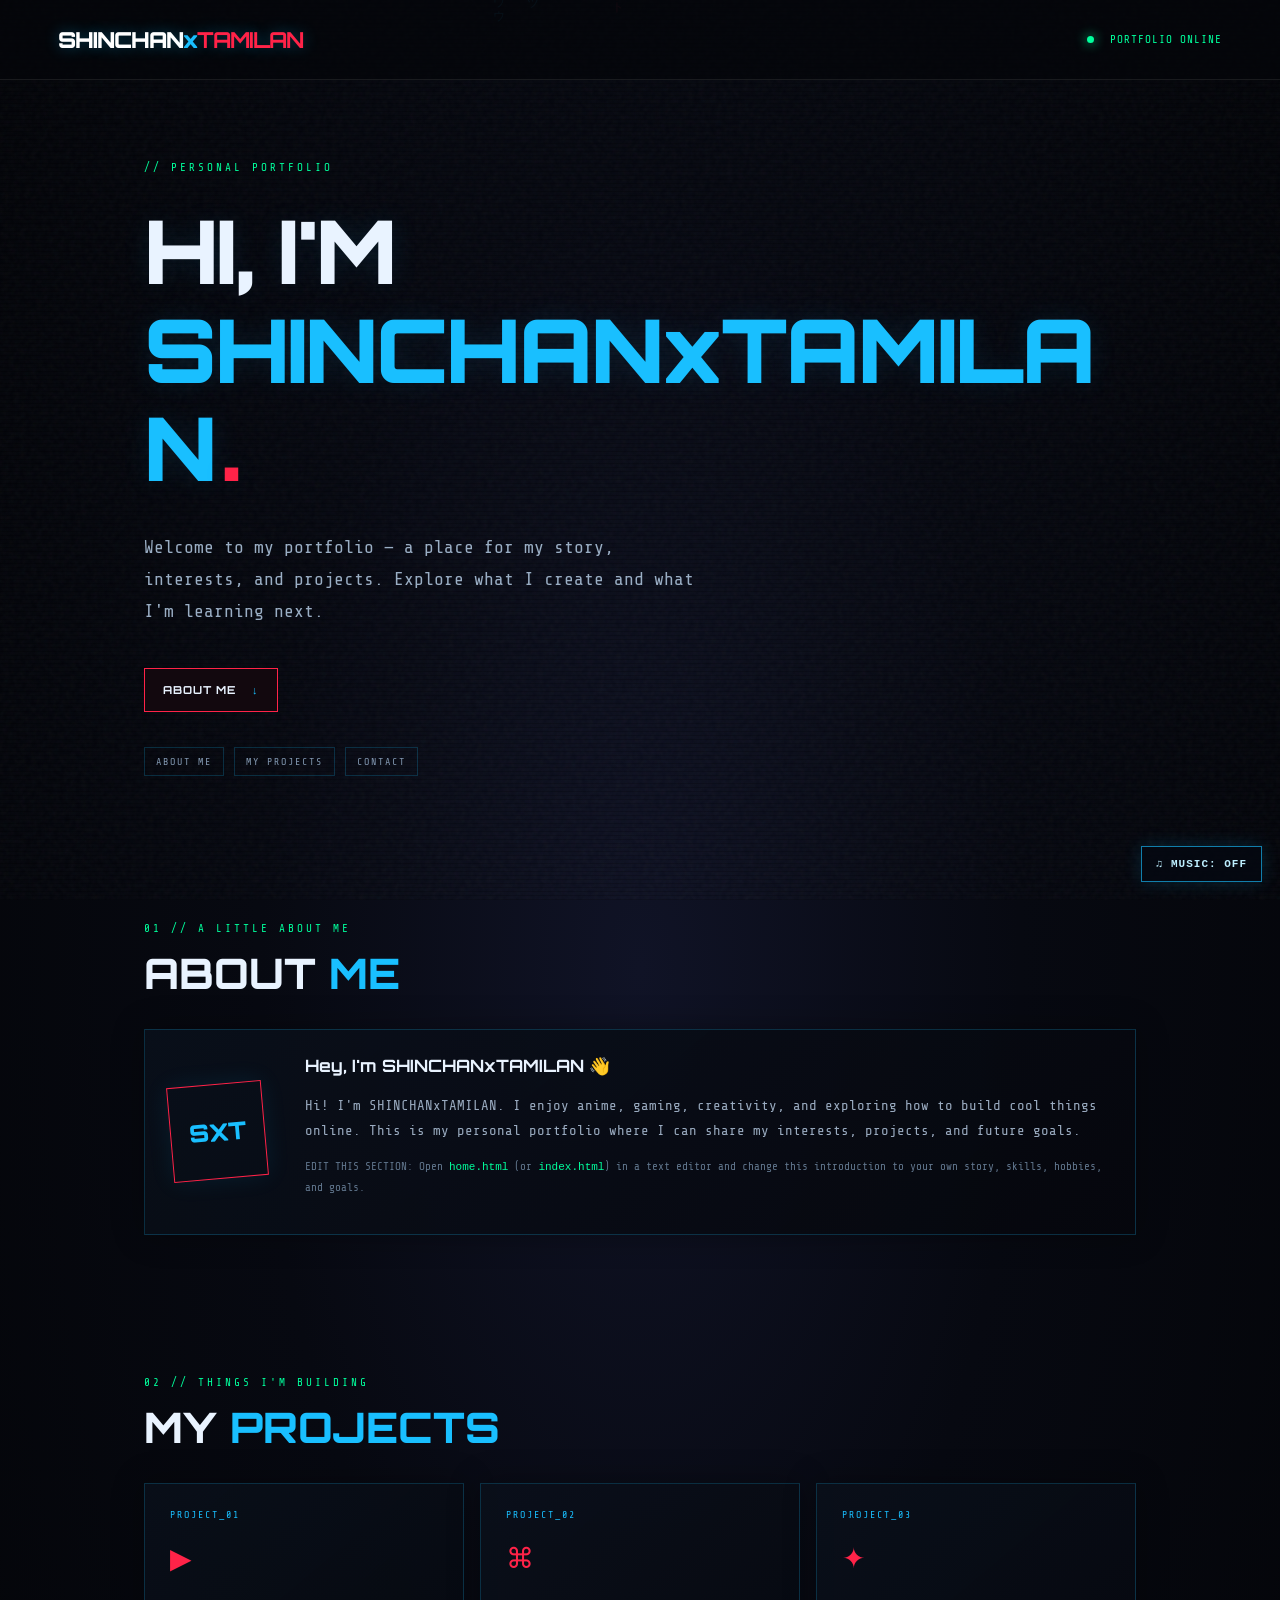
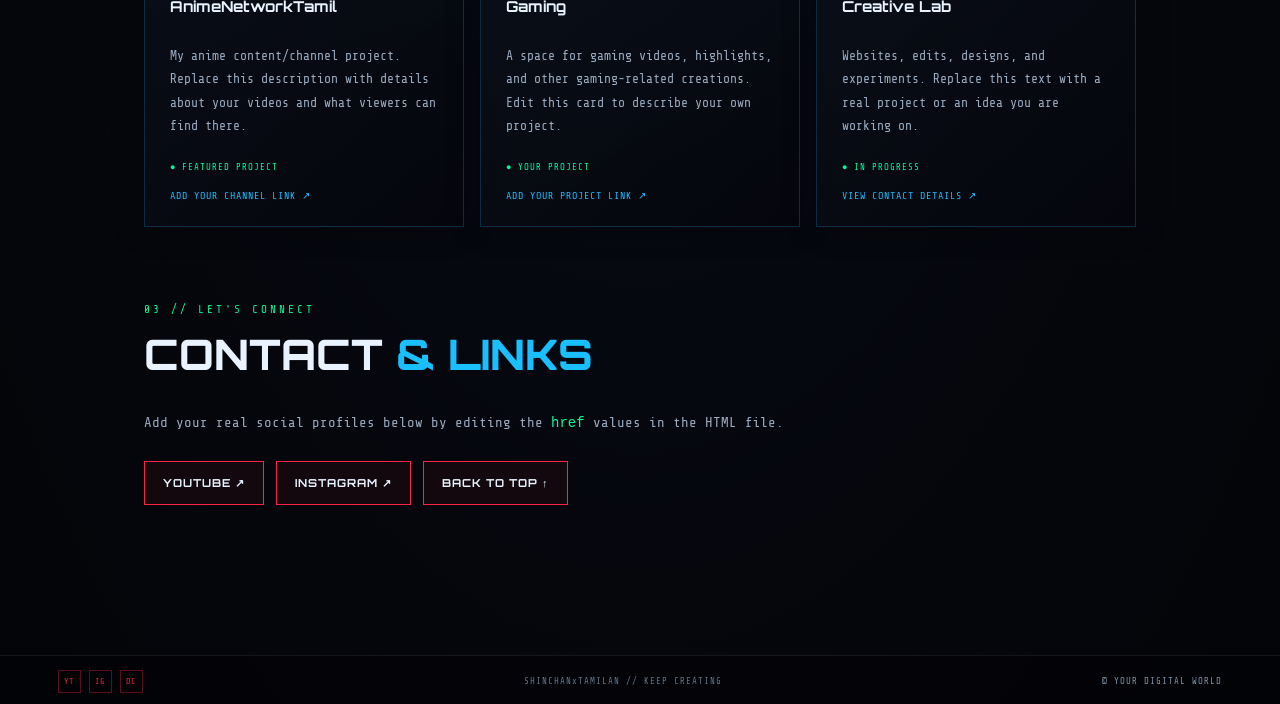
<file: index.html>
<!doctype html>
<html lang="en">
<head>
  <meta charset="utf-8"><meta name="viewport" content="width=device-width, initial-scale=1">
  <meta name="theme-color" content="#05060a">
  <meta name="description" content="SHINCHANxTAMILAN personal portfolio, about me and projects.">
  <title>SHINCHANxTAMILAN // PORTFOLIO</title>
  <link rel="stylesheet" href="style.css">
</head>
<body class="home-page">
  <canvas id="matrix" aria-hidden="true"></canvas><div class="noise"></div><div class="scanlines"></div>
  <header class="top"><a class="logo" href="#top">SHINCHAN<span>x</span><b>TAMILAN</b></a><div class="top-status"><i></i> PORTFOLIO ONLINE</div></header>
  <main class="portfolio" id="top">
    <section class="hero-section">
      <p class="home-eyebrow">// PERSONAL PORTFOLIO</p>
      <h1>HI, I'M<br><span>SHINCHANxTAMILAN</span><i>.</i></h1>
      <p class="home-intro">Welcome to my portfolio — a place for my story, interests, and projects. Explore what I create and what I'm learning next.</p>
      <a class="jump-button" href="#about">ABOUT ME <span>↓</span></a>
      <div class="hero-tags"><span>ABOUT ME</span><span>MY PROJECTS</span><span>CONTACT</span></div>
    </section>
    <section id="about" class="content-section">
      <p class="section-kicker">01 // A LITTLE ABOUT ME</p><h2>ABOUT <span>ME</span></h2>
      <div class="info-card"><div class="card-mark">SXT</div><div>
        <h3>Hey, I'm SHINCHANxTAMILAN 👋</h3>
        <!-- EDIT YOUR ABOUT ME: Replace the paragraph below with your own introduction. -->
        <p>Hi! I'm SHINCHANxTAMILAN. I enjoy anime, gaming, creativity, and exploring how to build cool things online. This is my personal portfolio where I can share my interests, projects, and future goals.</p>
        <!-- You can edit the heading and paragraph directly in home.html or index.html using any text/code editor. -->
        <p class="edit-hint">EDIT THIS SECTION: Open <code>home.html</code> (or <code>index.html</code>) in a text editor and change this introduction to your own story, skills, hobbies, and goals.</p>
      </div></div>
    </section>
    <section id="projects" class="content-section">
      <p class="section-kicker">02 // THINGS I'M BUILDING</p><h2>MY <span>PROJECTS</span></h2>
      <div class="project-grid">
        <article class="project-card"><span class="project-number">PROJECT_01</span><div class="project-icon">▶</div><h3>AnimeNetworkTamil</h3><p>My anime content/channel project. Replace this description with details about your videos and what viewers can find there.</p><span class="project-status">● FEATURED PROJECT</span><a href="#contact" class="project-link">ADD YOUR CHANNEL LINK ↗</a></article>
        <article class="project-card"><span class="project-number">PROJECT_02</span><div class="project-icon">⌘</div><h3>Gaming</h3><p>A space for gaming videos, highlights, and other gaming-related creations. Edit this card to describe your own project.</p><span class="project-status">● YOUR PROJECT</span><a href="#contact" class="project-link">ADD YOUR PROJECT LINK ↗</a></article>
        <article class="project-card"><span class="project-number">PROJECT_03</span><div class="project-icon">✦</div><h3>Creative Lab</h3><p>Websites, edits, designs, and experiments. Replace this text with a real project or an idea you are working on.</p><span class="project-status">● IN PROGRESS</span><a href="#contact" class="project-link">VIEW CONTACT DETAILS ↗</a></article>
      </div>
      
    <section id="contact" class="content-section socials-section"><p class="section-kicker">03 // LET'S CONNECT</p><h2>CONTACT <span>& LINKS</span></h2><p>Add your real social profiles below by editing the <code>href</code> values in the HTML file.</p><div class="social-buttons"><a href="https://youtube.com" target="_blank" rel="noreferrer">YOUTUBE ↗</a><a href="https://instagram.com" target="_blank" rel="noreferrer">INSTAGRAM ↗</a><a href="#top">BACK TO TOP ↑</a></div></section>
  </main>
  <footer><div class="socials"><span>YT</span><span>IG</span><span>DC</span></div><div class="footer-center">SHINCHANxTAMILAN // KEEP CREATING</div><div class="footer-right">© YOUR DIGITAL WORLD</div></footer>
  <button class="music-toggle" id="musicToggle" type="button" aria-pressed="false">♫ MUSIC: OFF</button>
  <script src="script.js"></script>
</body></html>
</file>
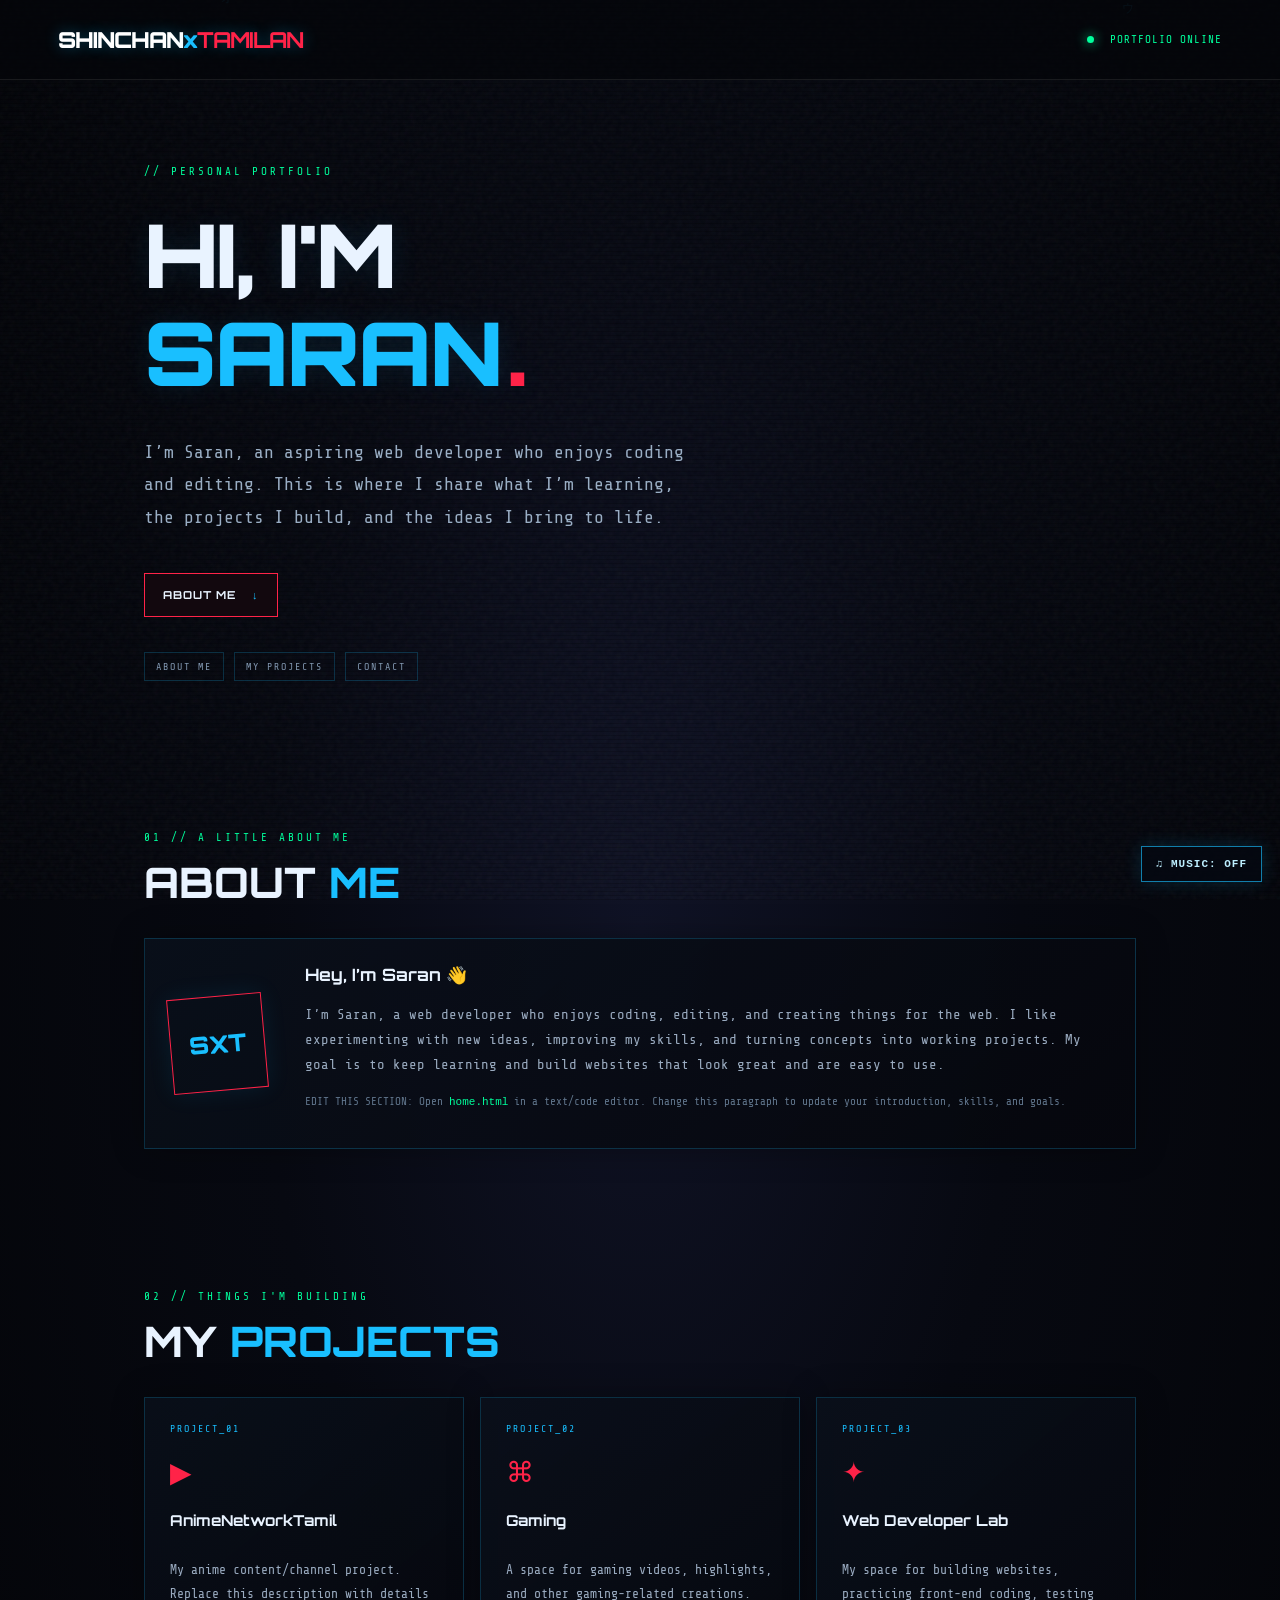
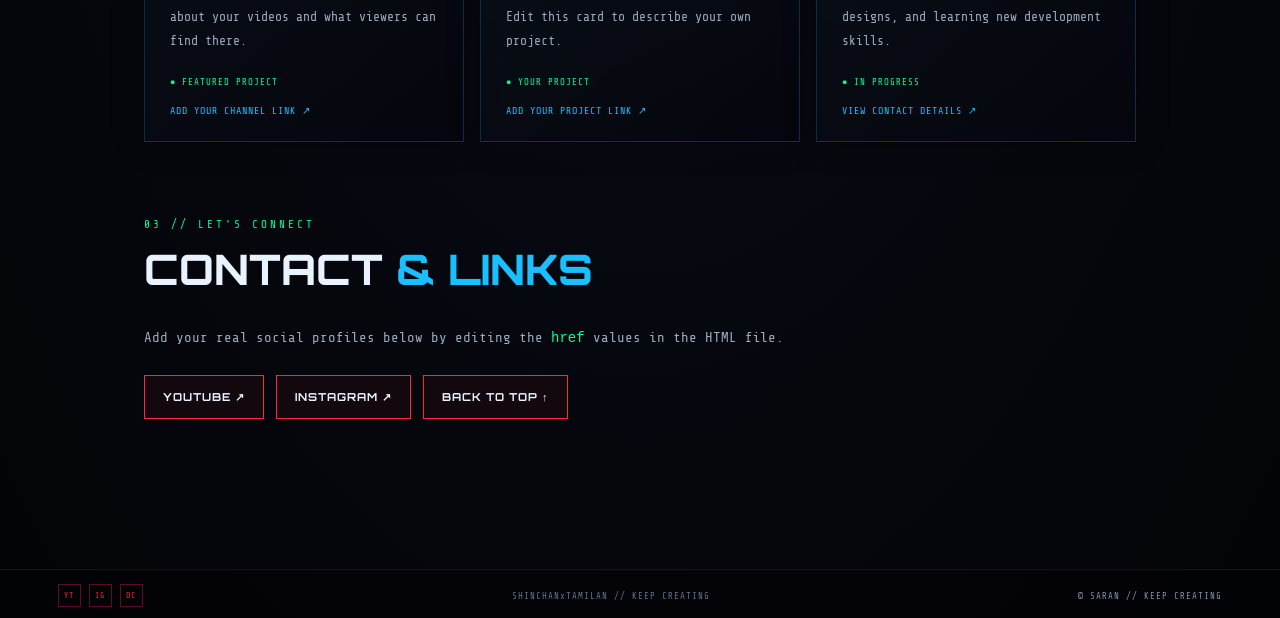
<file: home.html>
<!doctype html>
<html lang="en">
<head>
  <meta charset="utf-8"><meta name="viewport" content="width=device-width, initial-scale=1">
  <meta name="theme-color" content="#05060a">
  <meta name="description" content="SHINCHANxTAMILAN personal portfolio, about me and projects.">
  <title>SHINCHANxTAMILAN // PORTFOLIO</title>
  <link rel="stylesheet" href="style.css">
</head>
<body class="home-page">
  <canvas id="matrix" aria-hidden="true"></canvas><div class="noise"></div><div class="scanlines"></div>
  <header class="top"><a class="logo" href="#top">SHINCHAN<span>x</span><b>TAMILAN</b></a><div class="top-status"><i></i> PORTFOLIO ONLINE</div></header>
  <main class="portfolio" id="top">
    <section class="hero-section">
      <p class="home-eyebrow">// PERSONAL PORTFOLIO</p>
      <h1>HI, I'M<br><span>SARAN</span><i>.</i></h1>
      <p class="home-intro">I’m Saran, an aspiring web developer who enjoys coding and editing. This is where I share what I’m learning, the projects I build, and the ideas I bring to life.</p>
      <a class="jump-button" href="#about">ABOUT ME <span>↓</span></a>
      <div class="hero-tags"><span>ABOUT ME</span><span>MY PROJECTS</span><span>CONTACT</span></div>
    </section>
    <section id="about" class="content-section">
      <p class="section-kicker">01 // A LITTLE ABOUT ME</p><h2>ABOUT <span>ME</span></h2>
      <div class="info-card"><div class="card-mark">SXT</div><div>
        <h3>Hey, I’m Saran 👋</h3>
        <!-- EDIT YOUR ABOUT ME: Update the heading and paragraph below whenever you want. -->
        <p>I’m Saran, a web developer who enjoys coding, editing, and creating things for the web. I like experimenting with new ideas, improving my skills, and turning concepts into working projects. My goal is to keep learning and build websites that look great and are easy to use.</p>
        <p class="edit-hint">EDIT THIS SECTION: Open <code>home.html</code> in a text/code editor. Change this paragraph to update your introduction, skills, and goals.</p>
      </div></div>
    </section>
    <section id="projects" class="content-section">
      <p class="section-kicker">02 // THINGS I'M BUILDING</p><h2>MY <span>PROJECTS</span></h2>
      <div class="project-grid">
        <article class="project-card"><span class="project-number">PROJECT_01</span><div class="project-icon">▶</div><h3>AnimeNetworkTamil</h3><p>My anime content/channel project. Replace this description with details about your videos and what viewers can find there.</p><span class="project-status">● FEATURED PROJECT</span><a href="#contact" class="project-link">ADD YOUR CHANNEL LINK ↗</a></article>
        <article class="project-card"><span class="project-number">PROJECT_02</span><div class="project-icon">⌘</div><h3>Gaming</h3><p>A space for gaming videos, highlights, and other gaming-related creations. Edit this card to describe your own project.</p><span class="project-status">● YOUR PROJECT</span><a href="#contact" class="project-link">ADD YOUR PROJECT LINK ↗</a></article>
        <article class="project-card"><span class="project-number">PROJECT_03</span><div class="project-icon">✦</div><h3>Web Developer Lab</h3><p>My space for building websites, practicing front-end coding, testing designs, and learning new development skills.</p><span class="project-status">● IN PROGRESS</span><a href="#contact" class="project-link">VIEW CONTACT DETAILS ↗</a></article>
      </div>
      
    <section id="contact" class="content-section socials-section"><p class="section-kicker">03 // LET'S CONNECT</p><h2>CONTACT <span>& LINKS</span></h2><p>Add your real social profiles below by editing the <code>href</code> values in the HTML file.</p><div class="social-buttons"><a href="https://youtube.com" target="_blank" rel="noreferrer">YOUTUBE ↗</a><a href="https://instagram.com" target="_blank" rel="noreferrer">INSTAGRAM ↗</a><a href="#top">BACK TO TOP ↑</a></div></section>
  </main>
  <footer><div class="socials"><span>YT</span><span>IG</span><span>DC</span></div><div class="footer-center">SHINCHANxTAMILAN // KEEP CREATING</div><div class="footer-right">© SARAN // KEEP CREATING</div></footer>
  <button class="music-toggle" id="musicToggle" type="button" aria-pressed="false">♫ MUSIC: OFF</button>
  <script src="script.js"></script>
</body></html>
</file>
<file: style.css>
@import url('https://fonts.googleapis.com/css2?family=Share+Tech+Mono&family=Orbitron:wght@400;500;600;700;800;900&display=swap');
:root{--bg:#05060a;--red:#ff2348;--blue:#19bfff;--green:#00ff9c;--white:#e9f3ff;--muted:#718096;--mono:'Share Tech Mono',monospace;--head:'Orbitron',sans-serif}
*{box-sizing:border-box}html,body{margin:0;min-height:100%;background:var(--bg);color:var(--white)}body{min-height:100vh;font-family:var(--mono);overflow-x:hidden;position:relative;background:radial-gradient(ellipse at 50% 42%,#101326 0,#070911 42%,#030407 100%)}
#matrix{position:fixed;inset:0;width:100%;height:100%;opacity:.2;z-index:0;pointer-events:none}.noise{position:fixed;inset:0;z-index:1;opacity:.05;pointer-events:none;background-image:url("data:image/svg+xml,%3Csvg viewBox='0 0 180 180' xmlns='http://www.w3.org/2000/svg'%3E%3Cfilter id='n'%3E%3CfeTurbulence type='fractalNoise' baseFrequency='.9' numOctaves='3' stitchTiles='stitch'/%3E%3C/filter%3E%3Crect width='100%25' height='100%25' filter='url(%23n)' opacity='.8'/%3E%3C/svg%3E")}.scanlines{position:fixed;inset:0;z-index:2;pointer-events:none;background:repeating-linear-gradient(to bottom,transparent 0 3px,#0005 4px)}
.top,main,footer{position:relative;z-index:3}.top{height:80px;padding:0 4.5%;display:flex;align-items:center;justify-content:space-between;border-bottom:1px solid #ffffff15;background:#05060ab8}.logo{font:900 clamp(15px,2vw,22px) var(--head);letter-spacing:-1px;color:white;text-decoration:none;text-shadow:0 0 15px #19bfff55}.logo span{color:var(--blue)}.logo b{color:var(--red)}.top-status{font-size:11px;color:var(--green);letter-spacing:1px}.top-status i,.status-dot{display:inline-block;width:7px;height:7px;border-radius:50%;background:var(--green);box-shadow:0 0 12px var(--green);margin-right:9px}.top-status span{color:var(--muted);margin-left:18px}
.layout{min-height:calc(100vh - 132px);padding:35px 4.5%;display:grid;grid-template-columns:minmax(190px,.75fr) minmax(420px,1.8fr) minmax(190px,.75fr);gap:26px;align-items:center;max-width:1700px;margin:auto}.panel{background:linear-gradient(145deg,#080b13dc,#05060ac9);border:1px solid #19bfff30;box-shadow:0 0 30px #0008,inset 0 0 30px #19bfff05;min-width:0}.panel-title{display:flex;justify-content:space-between;align-items:center;padding:13px 14px;border-bottom:1px solid #ffffff12;font-size:10px;color:#7d93aa;letter-spacing:1px}.panel-title b{font-size:8px;color:var(--red);letter-spacing:3px}.terminal{align-self:center;min-height:330px}.terminal-lines{padding:17px 14px;min-height:225px;font-size:12px;line-height:1.9;color:#9fb0c4}.terminal-lines .good{color:var(--green)}.terminal-lines .red{color:var(--red)}.terminal-lines .blue{color:var(--blue)}.terminal-bottom{border-top:1px solid #ffffff10;padding:12px 14px;font-size:9px;color:#667b91}.blink{animation:blink 1s steps(2,start) infinite}@keyframes blink{to{visibility:hidden}}
.center{text-align:center;min-width:0;padding:10px 0}.eyebrow{display:flex;align-items:center;justify-content:center;gap:13px;color:#8fa4bd;font-size:10px;letter-spacing:3px}.line{height:1px;width:45px;background:linear-gradient(90deg,transparent,var(--red))}.line:last-child{background:linear-gradient(90deg,var(--blue),transparent)}
.sigil{height:230px;width:230px;margin:14px auto 5px;position:relative;display:grid;place-items:center}.sigil:before{content:"";position:absolute;inset:25px;border-radius:50%;background:radial-gradient(circle,#ff23481c,transparent 65%);filter:blur(10px)}.ring{position:absolute;border-radius:50%;border:1px solid #ff23486b;inset:22px;box-shadow:0 0 18px #ff23481b,inset 0 0 18px #ff234812}.ring-a{border-right-color:var(--blue);border-bottom-color:transparent;animation:spin 13s linear infinite}.ring-b{inset:5px;border-color:#19bfff55;border-left-color:var(--red);border-top-color:transparent;animation:spin 9s linear infinite reverse}.sigil-core{width:125px;height:125px;border:1px solid #ffffff65;transform:rotate(45deg);display:flex;align-items:center;justify-content:center;gap:3px;background:linear-gradient(145deg,#0e1422dd,#080910ee);box-shadow:0 0 30px #19bfff28,inset 0 0 20px #ff23481a;font:900 42px var(--head)}.sigil-core>*{transform:rotate(-45deg)}.sigil-core span{color:var(--blue)}.sigil-core i{font-size:19px;font-style:normal;color:var(--red)}.sigil-core b{color:#fff}.crosshair{position:absolute;background:#ffffff1e}.crosshair-a{height:1px;width:100%;top:50%}.crosshair-b{width:1px;height:100%;left:50%}.orbit-word{position:absolute;font-size:8px;letter-spacing:2px;color:#8ca2bb;background:var(--bg);padding:3px 6px}.orbit-word-a{top:18px;left:50%;transform:translateX(-50%)}.orbit-word-b{bottom:15px;left:50%;transform:translateX(-50%)}@keyframes spin{to{transform:rotate(360deg)}}
h1{font:900 clamp(30px,4vw,58px)/1.15 var(--head);letter-spacing:-2px;margin:0;text-shadow:0 0 28px #19bfff1a;overflow-wrap:anywhere}h1 span{color:#f2f7ff}h1 i{font-style:normal;color:var(--blue);padding:0 5px}h1 b{color:var(--red)}.tagline{font-size:12px;letter-spacing:5px;color:#c5d0df;margin:14px 0 24px}.tagline span{color:var(--blue)}.loading{height:3px;background:#ffffff14;max-width:310px;margin:auto;overflow:hidden}.loading div{height:100%;width:0;background:linear-gradient(90deg,var(--blue),var(--red));box-shadow:0 0 15px var(--blue);transition:width .4s}.load-caption{max-width:310px;margin:9px auto 25px;display:flex;justify-content:space-between;color:#73859c;font-size:9px;letter-spacing:1px}.load-caption b{color:var(--green);font-weight:400}.access-box{max-width:600px;margin:0 auto;border:1px solid #19bfff6b;padding:17px;background:linear-gradient(110deg,#07101bde,#080810f2);box-shadow:0 0 25px #19bfff0d;position:relative}.access-box:before,.access-box:after{content:"";position:absolute;width:25px;height:3px;background:var(--red);top:-2px;right:18px}.access-box:after{top:auto;right:auto;bottom:-2px;left:18px;background:var(--blue)}.access-box label{display:block;text-align:left;font:600 12px var(--head);letter-spacing:2px;margin-bottom:13px}.prompt{color:var(--red);margin-right:8px}.input-row{display:flex;align-items:center;gap:10px;flex-wrap:wrap}.input-prefix{font-size:11px;color:var(--green)}input{flex:1;min-width:100px;background:#020307;border:1px solid #263e5b;padding:13px 12px;color:white;font:12px var(--mono);outline:none}input:focus{border-color:var(--blue);box-shadow:0 0 14px #19bfff20}input::placeholder{color:#526278}button{border:1px solid var(--red);background:#1a070d;color:white;padding:12px 19px;font:700 11px var(--head);letter-spacing:1px;cursor:pointer;box-shadow:0 0 15px #ff23481c;transition:.2s}button:hover{background:var(--red);box-shadow:0 0 25px #ff234866}button span{color:var(--red);font-size:17px;margin-left:7px}button:hover span{color:white}.message{font-size:9px;letter-spacing:.8px;color:#657b91;margin:13px 0 0;text-align:left}.quick-links{margin-top:22px;display:flex;justify-content:center;gap:12px;flex-wrap:wrap;font-size:9px;letter-spacing:2px;color:#7f93a8}.quick-links i{font-style:normal;color:var(--red)}
.identity{padding-bottom:17px}.avatar{width:105px;height:105px;margin:25px auto 13px;border-radius:50%;border:1px solid #19bfff77;display:grid;place-items:center;position:relative;background:radial-gradient(circle,#12314b,#080a12 70%);box-shadow:0 0 25px #19bfff20}.avatar-ring{width:78px;height:78px;border:1px dashed var(--red);border-radius:50%;display:grid;place-items:center;color:white;font:800 21px var(--head);text-shadow:0 0 12px var(--blue);animation:spin 18s linear infinite}.status-dot{position:absolute;bottom:6px;right:8px;border:2px solid #070911;width:11px;height:11px}.user-label{text-align:center;color:#71869e;font-size:9px;letter-spacing:2px;margin-bottom:8px}.identity h2{text-align:center;font:700 12px var(--head);overflow-wrap:anywhere;margin:0 10px 18px}.identity h2 span{color:var(--blue)}.divider{height:1px;background:#ffffff13;margin:0 15px 15px}.profile-row{display:flex;justify-content:space-between;gap:10px;padding:7px 15px;font-size:9px}.profile-row span{color:#6e829a}.profile-row b{font-weight:400;color:#e0e9f6}.profile-row .online{color:var(--green)}blockquote{border-left:2px solid var(--red);margin:20px 15px 14px;padding:5px 0 5px 13px;font:700 15px/1.7 var(--head);letter-spacing:2px;color:#d5e7ff}blockquote strong{color:var(--red)}.side-code{text-align:center;font-size:8px;letter-spacing:1px;color:#4e6278}
footer{min-height:52px;padding:13px 4.5%;display:flex;align-items:center;justify-content:space-between;gap:15px;border-top:1px solid #ffffff13;color:#61758c;font-size:9px;letter-spacing:1px;background:#030407b8}.socials{display:flex;gap:8px}.socials span{width:23px;height:23px;border:1px solid #ff23485c;display:grid;place-items:center;color:var(--red);font-size:8px}.footer-center{text-align:center}.footer-right{color:#7f93a8}.footer-right .blink{color:var(--green);font-size:8px;margin-right:6px}
.transition{position:fixed;inset:0;z-index:10;display:grid;place-items:center;background:#020308f7;opacity:0;visibility:hidden;transition:opacity .5s,visibility .5s}.transition.show{opacity:1;visibility:visible}.transition-text{text-align:center;padding:30px}.transition-text>span{color:var(--green);font-size:12px;letter-spacing:4px}.transition-text h2{font:800 clamp(30px,6vw,65px)/1.25 var(--head);margin:25px 0}.transition-text h2 b{color:var(--red)}.transition-text p{font-size:11px;letter-spacing:3px;color:#94a5ba}.transition-bar{width:min(340px,70vw);height:3px;background:#ffffff18;margin:25px auto}.transition-bar i{display:block;height:100%;width:0;background:linear-gradient(90deg,var(--blue),var(--red));animation:fill 2s forwards}@keyframes fill{to{width:100%}}
@media(max-width:1100px){.layout{grid-template-columns:1fr 2fr;gap:18px}.identity{display:none}.terminal{font-size:10px}.center{padding:10px}.sigil{transform:scale(.88);margin-top:0;margin-bottom:-4px}.layout{min-height:calc(100vh - 132px)}}
@media(max-width:700px){.top{height:65px;padding:0 5%}.top-status{font-size:9px}.top-status span{display:none}.layout{display:flex;flex-direction:column;min-height:auto;padding:35px 5% 30px;gap:25px}.center{order:0;width:100%}.terminal{order:1;width:100%;min-height:unset}.terminal-lines{min-height:unset;padding:12px 14px}.terminal-bottom{padding:10px 14px}.sigil{height:190px;width:190px;transform:scale(.9);margin:8px auto 0}.sigil-core{width:105px;height:105px;font-size:34px}.ring-a{inset:20px}.ring-b{inset:3px}.orbit-word-a{top:15px}.orbit-word-b{bottom:12px}h1{font-size:clamp(27px,8vw,43px);letter-spacing:-1.5px}.tagline{font-size:10px;letter-spacing:3px}.eyebrow{font-size:8px;letter-spacing:1.5px}.line{width:22px}.access-box{padding:14px}.input-row{gap:8px}.input-prefix{width:100%;text-align:left}input{width:100%;flex-basis:100%}button{width:100%}.quick-links{font-size:8px;gap:8px}footer{flex-wrap:wrap;justify-content:center;text-align:center;padding:15px 5%}.footer-center{width:100%;order:3}.footer-right{font-size:8px}}
@media(prefers-reduced-motion:reduce){*,*:before,*:after{animation-duration:.01ms!important;animation-iteration-count:1!important;scroll-behavior:auto!important;transition-duration:.01ms!important}}

/* Continue button */
.continue-box .message{text-align:center}.continue-button{width:100%;margin-top:8px;padding:17px 18px;font-size:12px;letter-spacing:2px;background:linear-gradient(100deg,#150810,#07121e);border-color:var(--blue);animation:buttonPulse 2s ease-in-out infinite}.continue-button span{color:var(--blue)}.continue-button:hover{border-color:var(--red)}.continue-button:disabled{opacity:.7;cursor:wait}@keyframes buttonPulse{0%,100%{box-shadow:0 0 10px #19bfff20}50%{box-shadow:0 0 25px #19bfff55,0 0 35px #ff234820}}

/* Portfolio page */
.home-page .portfolio{max-width:1120px;margin:0 auto;padding:0 5%;position:relative;z-index:3}.hero-section{min-height:75vh;display:flex;flex-direction:column;align-items:flex-start;justify-content:center;padding:70px 0}.home-eyebrow,.section-kicker{font-size:11px;letter-spacing:3px;color:var(--green)}.hero-section h1{font-size:clamp(42px,8vw,88px);line-height:1.12;margin:16px 0}.hero-section h1 span,.content-section h2 span{color:var(--blue)}.hero-section h1 i{color:var(--red)}.home-intro{color:#9aaec4;font-size:clamp(14px,2vw,18px);max-width:560px;line-height:1.8}.jump-button,.social-buttons a{display:inline-block;margin-top:22px;padding:14px 18px;border:1px solid var(--red);color:var(--white);text-decoration:none;font:700 11px var(--head);letter-spacing:1px;background:#12080e;transition:.2s}.jump-button:hover,.social-buttons a:hover{background:var(--red);box-shadow:0 0 20px #ff234844}.jump-button span{color:var(--blue);margin-left:12px}.hero-tags{display:flex;flex-wrap:wrap;gap:10px;margin-top:35px}.hero-tags span{border:1px solid #19bfff35;padding:8px 11px;color:#8298b1;font-size:10px;letter-spacing:2px}.content-section{padding:65px 0;scroll-margin-top:30px}.content-section h2{font:800 clamp(27px,4vw,42px) var(--head);margin:12px 0 30px}.info-card,.project-card{border:1px solid #19bfff35;background:linear-gradient(140deg,#0a101bdc,#06070de8);padding:25px;box-shadow:0 0 30px #0005}.info-card{display:grid;grid-template-columns:110px 1fr;gap:25px;align-items:center}.card-mark{width:95px;height:95px;border:1px solid var(--red);display:grid;place-items:center;font:900 24px var(--head);color:var(--blue);transform:rotate(-5deg);box-shadow:0 0 25px #19bfff18}.info-card h3,.project-card h3{font:700 17px var(--head);margin-top:0}.info-card p,.project-card p,.socials-section>p:not(.section-kicker){color:#9aabc0;line-height:1.8;font-size:14px}.edit-hint{color:#61768d!important;font-size:11px!important}.edit-hint code,.socials-section code{color:var(--green)}.project-grid{display:grid;grid-template-columns:repeat(3,minmax(0,1fr));gap:16px}.project-card{min-height:300px;display:flex;flex-direction:column;align-items:flex-start;transition:transform .25s,border-color .25s}.project-card:hover{transform:translateY(-5px);border-color:var(--red)}.project-number{font-size:10px;letter-spacing:2px;color:var(--blue)}.project-icon{font-size:28px;color:var(--red);margin:22px 0}.project-card h3{font-size:15px}.project-card p{font-size:13px;flex:1}.project-status{font-size:9px;letter-spacing:1px;color:var(--green);margin-top:12px}.project-link{font-size:10px;color:var(--blue);text-decoration:none;margin-top:17px;letter-spacing:1px}.projects-hint{margin-top:20px}.social-buttons{display:flex;flex-wrap:wrap;gap:12px}.social-buttons a{margin-top:10px}.socials-section{padding-bottom:85px}@media(max-width:700px){.home-page .portfolio{padding:0 6%}.hero-section{min-height:65vh;padding:55px 0}.info-card{grid-template-columns:1fr}.card-mark{width:75px;height:75px}.project-grid{grid-template-columns:1fr}.project-card{min-height:unset}.content-section{padding:45px 0}.hero-section h1{letter-spacing:-1px}}

/* CINEMATIC 3D / INTERACTION UPGRADE */
.music-toggle{position:fixed;right:18px;bottom:18px;z-index:80;border:1px solid rgba(25,191,255,.65);background:rgba(5,8,18,.88);color:#bdefff;padding:11px 14px;font:700 11px monospace;letter-spacing:1px;cursor:pointer;box-shadow:0 0 18px rgba(25,191,255,.16);transition:transform .2s,box-shadow .2s,border-color .2s}
.music-toggle:hover{transform:translateY(-3px);box-shadow:0 0 24px rgba(25,191,255,.45);border-color:#19bfff}
.music-toggle.is-playing{color:#9bffcc;border-color:#55ff9a}
.holo-scene{height:150px;display:grid;place-items:center;perspective:700px;position:relative;margin:-8px auto 4px;isolation:isolate}
.holo-grid{position:absolute;width:min(380px,85vw);height:95px;bottom:0;background:linear-gradient(rgba(25,191,255,.22) 1px,transparent 1px),linear-gradient(90deg,rgba(25,191,255,.22) 1px,transparent 1px);background-size:18px 18px;transform:rotateX(64deg);mask-image:linear-gradient(transparent,black 30%,transparent);animation:gridPulse 2.5s ease-in-out infinite}
.holo-cube{position:relative;width:76px;height:76px;transform-style:preserve-3d;animation:cubeSpin 9s linear infinite}
.holo-cube span{position:absolute;inset:0;border:1px solid #19bfff;background:linear-gradient(135deg,rgba(25,191,255,.13),rgba(255,35,72,.12));box-shadow:inset 0 0 18px rgba(25,191,255,.14),0 0 15px rgba(25,191,255,.2)}
.holo-cube span:nth-child(1){transform:translateZ(38px)}.holo-cube span:nth-child(2){transform:rotateY(180deg) translateZ(38px)}.holo-cube span:nth-child(3){transform:rotateY(90deg) translateZ(38px)}.holo-cube span:nth-child(4){transform:rotateY(-90deg) translateZ(38px)}.holo-cube span:nth-child(5){transform:rotateX(90deg) translateZ(38px)}.holo-cube span:nth-child(6){transform:rotateX(-90deg) translateZ(38px)}
.holo-cube::after{content:'SXT';position:absolute;inset:0;display:grid;place-items:center;font:bold 22px monospace;color:#fff;text-shadow:0 0 8px #19bfff,0 0 20px #ff2348;transform:translateZ(39px)}
@keyframes cubeSpin{to{transform:rotateX(360deg) rotateY(720deg) rotateZ(180deg)}}@keyframes gridPulse{50%{opacity:.45;transform:rotateX(64deg) translateY(-5px)}}
.button-ripple{position:relative;overflow:hidden;isolation:isolate}.ripple-dot{position:absolute;border-radius:50%;transform:scale(0);animation:rippleOut .65s ease-out;background:rgba(255,255,255,.35);pointer-events:none;z-index:-1}@keyframes rippleOut{to{transform:scale(1);opacity:0}}
.tap-flash{animation:tapFlash .42s ease-out}@keyframes tapFlash{0%{filter:brightness(1)}35%{filter:brightness(1.8) drop-shadow(0 0 12px #19bfff)}100%{filter:brightness(1)}}
.project-card{transform-style:preserve-3d;transition:transform .25s,border-color .25s,box-shadow .25s}.project-card:hover{box-shadow:0 14px 36px rgba(25,191,255,.14)}
@media(prefers-reduced-motion:reduce){.holo-cube,.holo-grid{animation:none!important}.button-ripple,.project-card{transition:none}}
</file>
